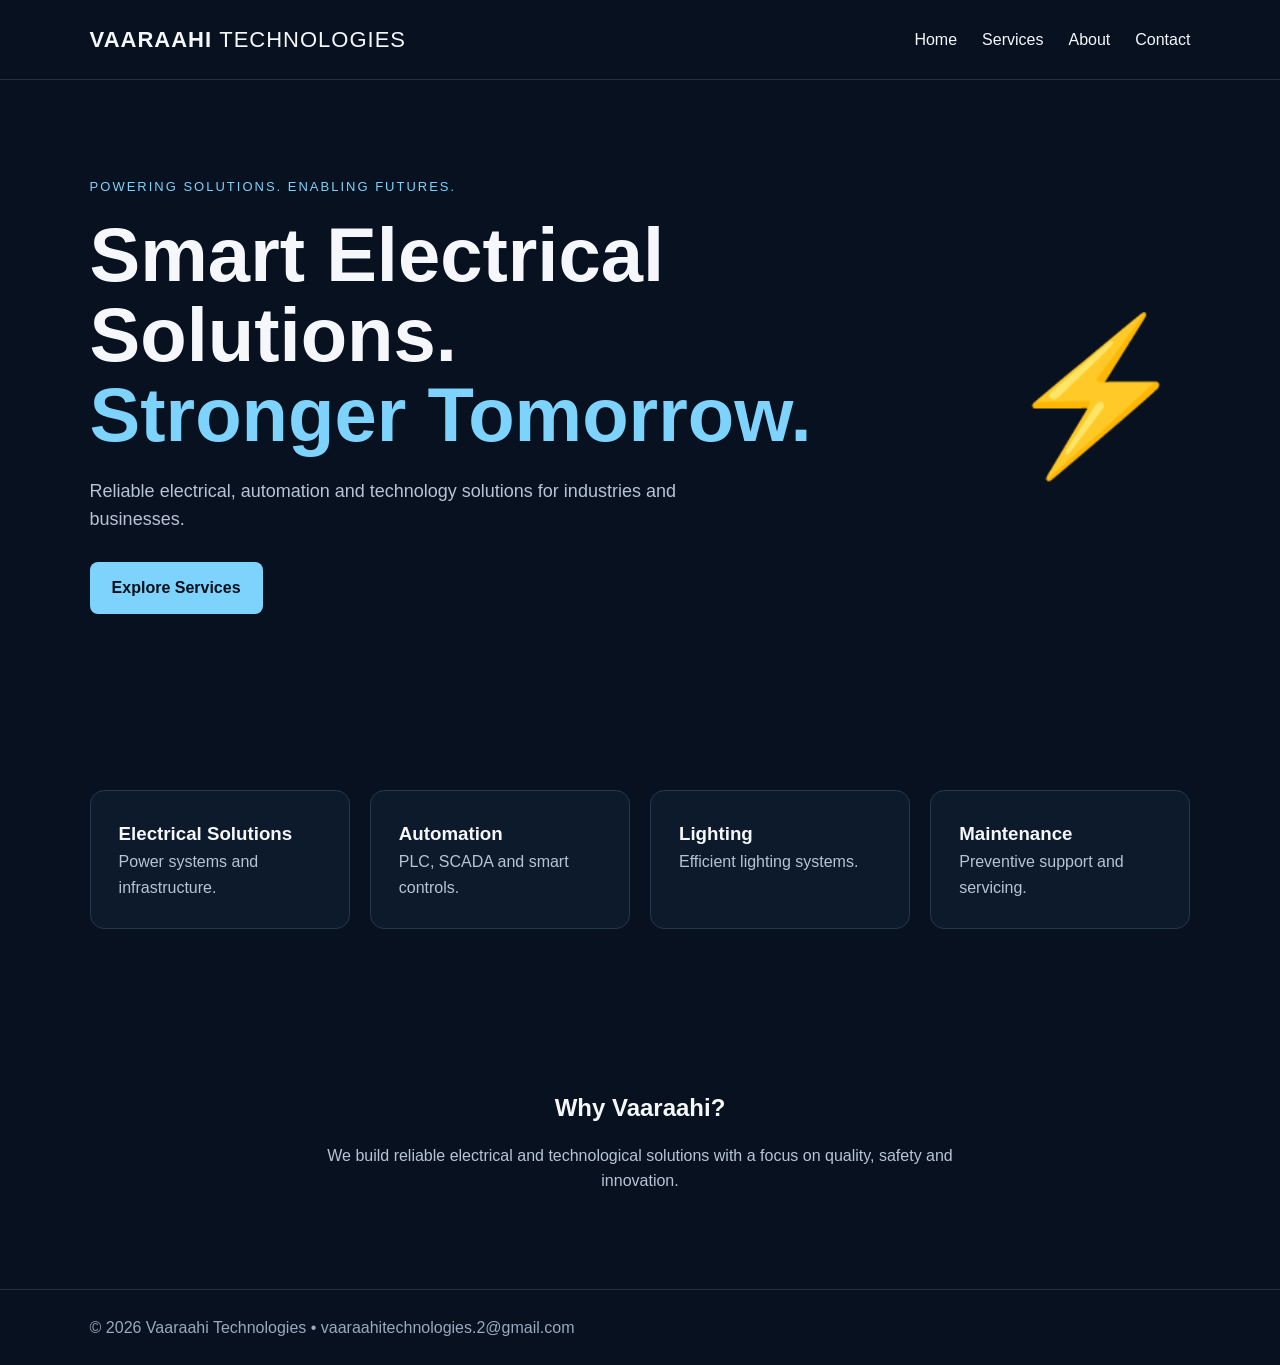
<file: index.html>
<!DOCTYPE html>
<html><head><meta charset="UTF-8"><meta name="viewport" content="width=device-width,initial-scale=1"><title>Vaaraahi Technologies</title><style>*{box-sizing:border-box;margin:0;padding:0}body{font-family:Arial,sans-serif;background:#07111f;color:#f5f7fb;line-height:1.6}header{padding:22px 7%;display:flex;justify-content:space-between;align-items:center;border-bottom:1px solid #203047}.logo{font-size:22px;font-weight:800;letter-spacing:1px}.logo span{font-weight:400}nav a{color:#f5f7fb;text-decoration:none;margin-left:25px}.hero{min-height:70vh;padding:80px 7%;display:flex;align-items:center;justify-content:space-between}.tag{font-size:13px;letter-spacing:2px;color:#7dd3fc;margin-bottom:18px}h1{font-size:clamp(42px,6vw,76px);line-height:1.05;margin-bottom:22px}h1 span{color:#7dd3fc}.hero p:not(.tag){max-width:650px;color:#b8c4d4;font-size:18px}.btn{display:inline-block;margin-top:28px;padding:13px 22px;background:#7dd3fc;color:#06101d;text-decoration:none;border-radius:8px;font-weight:700}.art{font-size:150px}.cards{padding:80px 7%;display:grid;grid-template-columns:repeat(4,1fr);gap:20px}.card{padding:28px;border:1px solid #263750;border-radius:14px;background:#0d1a2c}.card p,.about p{color:#b8c4d4}.about{text-align:center;padding:80px 7%}.about p{max-width:700px;margin:15px auto}footer{padding:25px 7%;border-top:1px solid #203047;color:#9aa9bc}@media(max-width:800px){header{flex-direction:column;gap:15px}.hero{flex-direction:column;text-align:center}.art{font-size:90px;margin-top:30px}.cards{grid-template-columns:1fr 1fr}}@media(max-width:500px){.cards{grid-template-columns:1fr}nav a{margin:0 7px}}</style></head>
<body>
<header><div class="logo">VAARAAHI <span>TECHNOLOGIES</span></div><nav><a href="/">Home</a><a href="/services/">Services</a><a href="/about/">About</a><a href="/contact/">Contact</a></nav></header>
<section class="hero"><div><p class="tag">POWERING SOLUTIONS. ENABLING FUTURES.</p><h1>Smart Electrical Solutions.<br><span>Stronger Tomorrow.</span></h1><p>Reliable electrical, automation and technology solutions for industries and businesses.</p><a class="btn" href="/services/">Explore Services</a></div><div class="art">⚡</div></section>
<section id="services" class="cards"><div class="card"><h3>Electrical Solutions</h3><p>Power systems and infrastructure.</p></div><div class="card"><h3>Automation</h3><p>PLC, SCADA and smart controls.</p></div><div class="card"><h3>Lighting</h3><p>Efficient lighting systems.</p></div><div class="card"><h3>Maintenance</h3><p>Preventive support and servicing.</p></div></section>
<section id="about" class="about"><h2>Why Vaaraahi?</h2><p>We build reliable electrical and technological solutions with a focus on quality, safety and innovation.</p></section>
<footer id="contact"><p>© 2026 Vaaraahi Technologies • vaaraahitechnologies.2@gmail.com</p></footer>
</body></html>
</file>
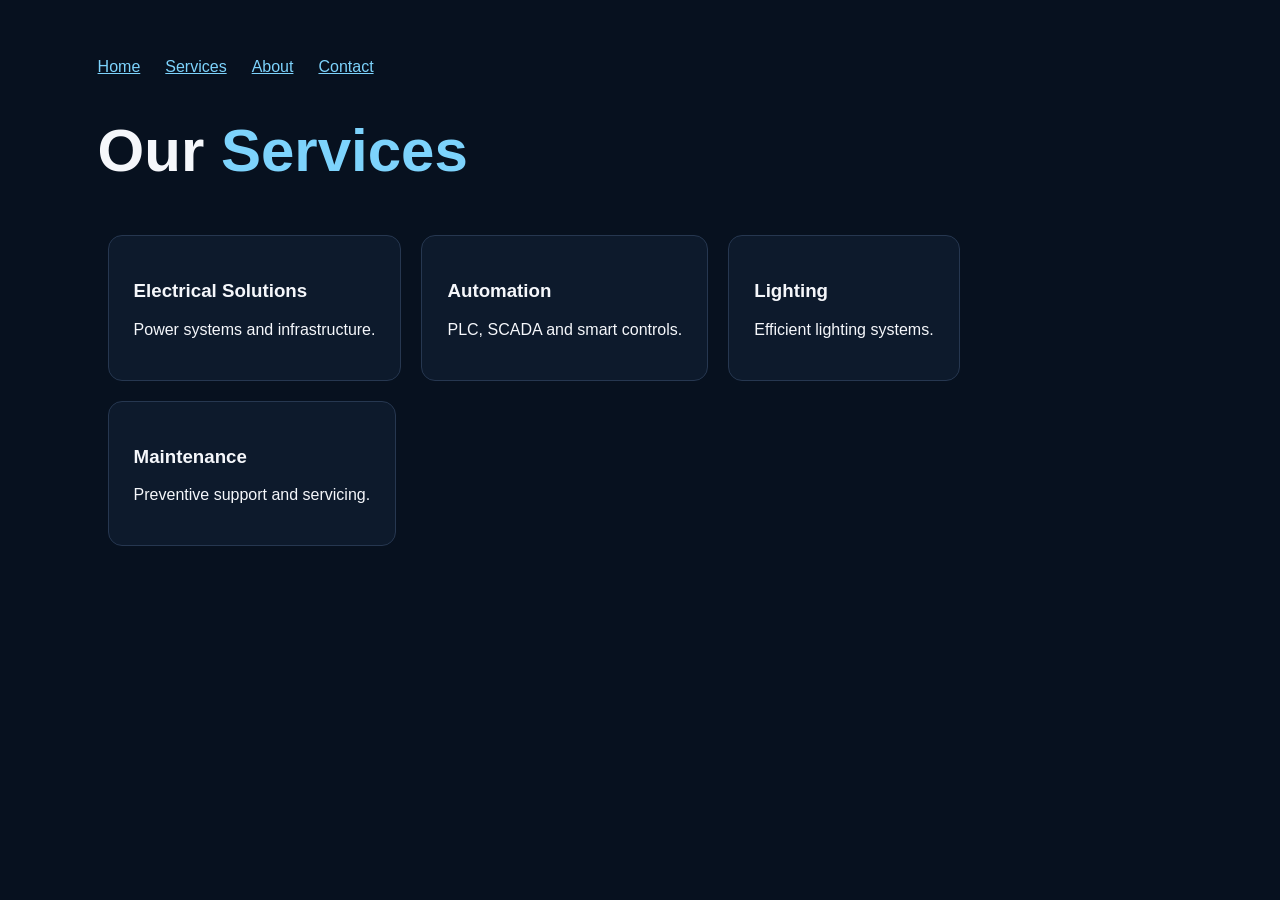
<file: services/index.html>
<!DOCTYPE html><html><head><meta charset="UTF-8"><meta name="viewport" content="width=device-width,initial-scale=1"><title>Vaaraahi Technologies - Services</title><style>body{font-family:Arial;background:#07111f;color:#f5f7fb;padding:50px 7%}a{color:#7dd3fc;margin-right:25px}h1{font-size:60px}span{color:#7dd3fc}.card{display:inline-block;padding:25px;margin:10px;border:1px solid #263750;border-radius:14px;background:#0d1a2c}</style></head><body><nav><a href="/">Home</a><a href="/services/">Services</a><a href="/about/">About</a><a href="/contact/">Contact</a></nav><h1>Our <span>Services</span></h1><div class="card"><h3>Electrical Solutions</h3><p>Power systems and infrastructure.</p></div><div class="card"><h3>Automation</h3><p>PLC, SCADA and smart controls.</p></div><div class="card"><h3>Lighting</h3><p>Efficient lighting systems.</p></div><div class="card"><h3>Maintenance</h3><p>Preventive support and servicing.</p></div></body></html>
</file>
